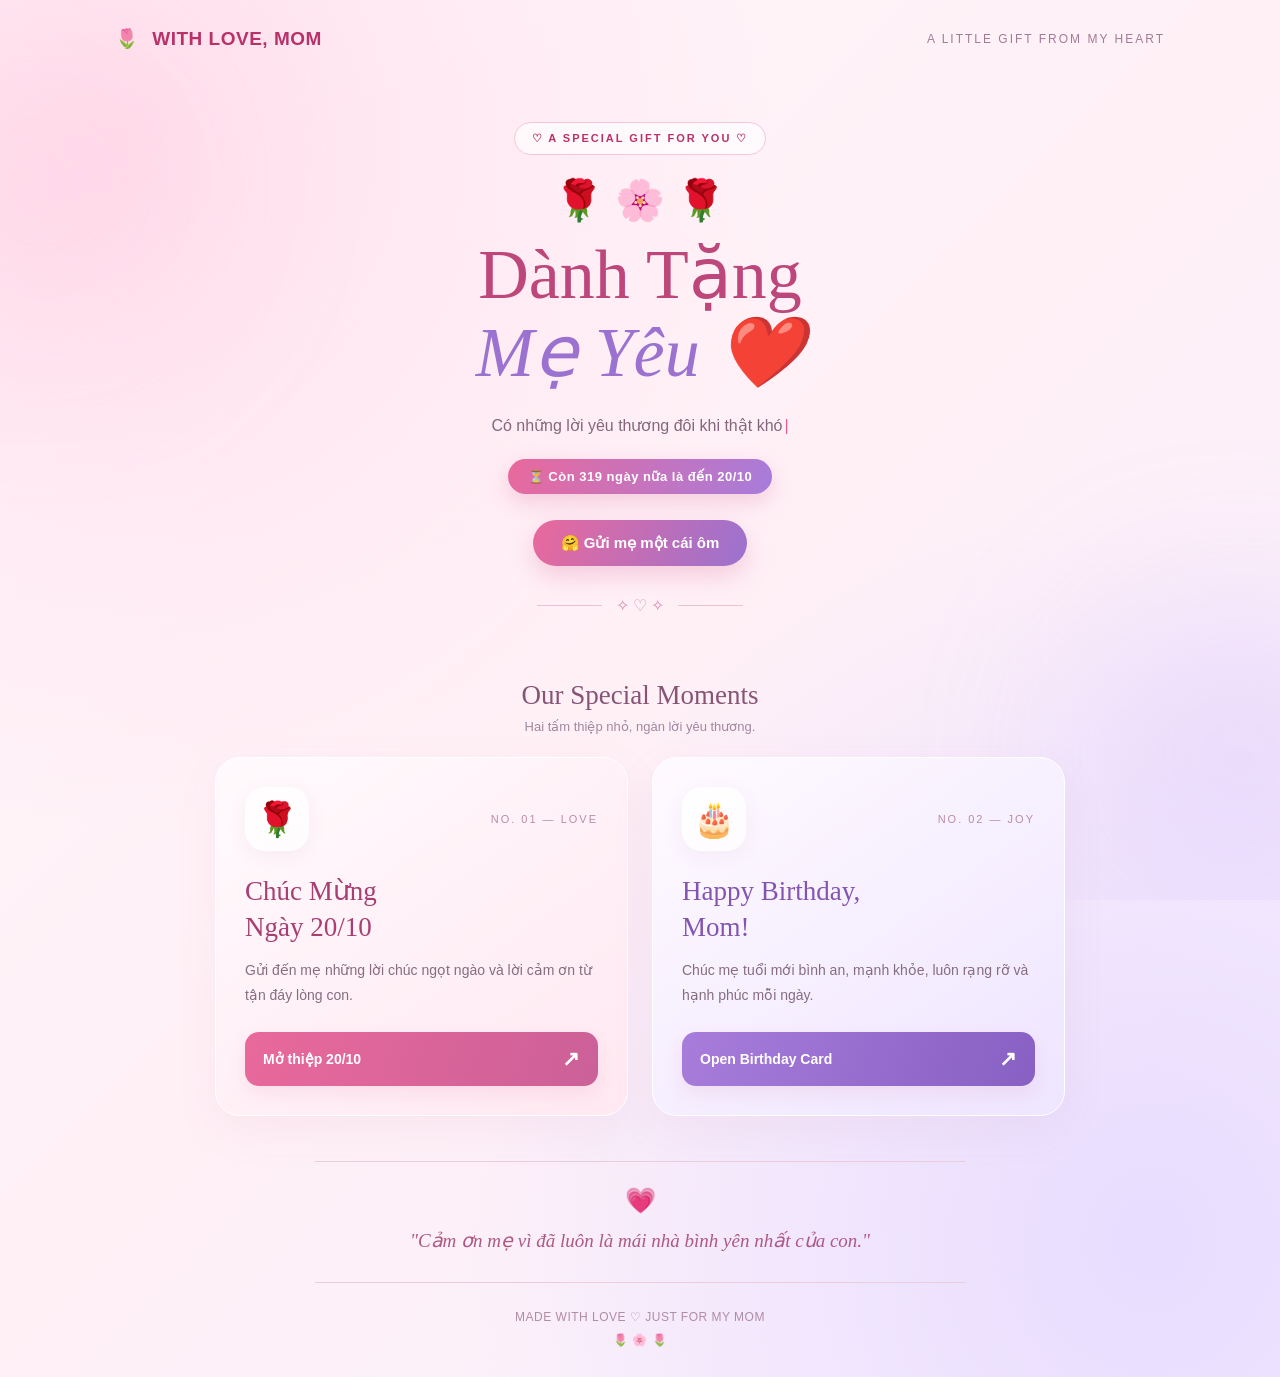
<file: index.html>
<!DOCTYPE html>
<html lang="vi">
<head>
    <meta charset="UTF-8">
    <meta name="viewport" content="width=device-width, initial-scale=1.0">
    <title>For My Mom | A Gift From My Heart</title>

    <style>
        * {
            margin: 0;
            padding: 0;
            box-sizing: border-box;
        }

        :root {
            --pink: #e85d91;
            --dark-pink: #b83269;
            --purple: #9b72cf;
            --text: #68465b;
        }

        body {
            min-height: 100vh;
            font-family: "Segoe UI", Arial, sans-serif;
            color: var(--text);
            background:
                radial-gradient(ellipse at 10% 10%, #ffe0ed 0, transparent 40%),
                radial-gradient(ellipse at 90% 90%, #e8dcff 0, transparent 42%),
                linear-gradient(135deg, #fff7fb, #fff0f6 50%, #f8f1ff);
            overflow-x: hidden;
        }

        .background-glow {
            position: fixed;
            inset: 0;
            pointer-events: none;
            overflow: hidden;
        }

        .glow {
            position: absolute;
            width: 280px;
            height: 280px;
            border-radius: 50%;
            background: #ffb9d5;
            filter: blur(100px);
            opacity: .3;
        }

        .glow.one {
            top: 5%;
            left: -100px;
        }

        .glow.two {
            bottom: 0;
            right: -100px;
            background: #c7a7ff;
        }

        .container {
            width: min(100% - 36px, 1050px);
            margin: auto;
            position: relative;
            z-index: 1;
        }

        header {
            display: flex;
            align-items: center;
            justify-content: space-between;
            padding: 27px 0;
        }

        .logo {
            color: var(--dark-pink);
            font-size: 19px;
            font-weight: 800;
            letter-spacing: .5px;
        }

        .logo span {
            margin-right: 7px;
        }

        .header-label {
            font-size: 12px;
            letter-spacing: 2px;
            color: #a17b97;
        }

        .hero {
            text-align: center;
            padding: 45px 0 35px;
            animation: fadeUp 1s ease both;
        }

        .eyebrow {
            display: inline-block;
            padding: 9px 17px;
            border: 1px solid #f4c4d9;
            border-radius: 30px;
            background: #ffffffa8;
            color: var(--dark-pink);
            font-size: 11px;
            font-weight: 700;
            letter-spacing: 2px;
        }

        .hero-flowers {
            font-size: 40px;
            margin: 22px 0 10px;
            animation: float 3s ease-in-out infinite;
        }

        h1 {
            font-family: Georgia, "Times New Roman", serif;
            font-size: clamp(38px, 7vw, 70px);
            line-height: 1.12;
            color: #bd477a;
            font-weight: 500;
            margin: 12px 0 18px;
        }

        h1 span {
            display: block;
            font-style: italic;
            color: #9b72cf;
        }

        .hero-description {
            max-width: 540px;
            margin: auto;
            font-size: 16px;
            line-height: 1.9;
            color: #85667d;
        }

        .divider {
            display: flex;
            align-items: center;
            justify-content: center;
            gap: 14px;
            margin: 30px 0;
            color: #d889ad;
        }

        .divider::before,
        .divider::after {
            content: "";
            width: 65px;
            height: 1px;
            background: #eac1d5;
        }

        .section-title {
            text-align: center;
            margin-bottom: 23px;
        }

        .section-title h2 {
            font-family: Georgia, serif;
            font-size: 27px;
            font-weight: 500;
            color: #875476;
        }

        .section-title p {
            margin-top: 8px;
            font-size: 13px;
            color: #a187a0;
        }

        .cards {
            display: grid;
            grid-template-columns: repeat(2, minmax(0, 1fr));
            gap: 24px;
            max-width: 850px;
            margin: 0 auto;
        }

        .card {
            position: relative;
            overflow: hidden;
            padding: 29px;
            border: 1px solid #ffffff;
            border-radius: 25px;
            background: #ffffffb8;
            box-shadow: 0 15px 45px #b65f8412;
            backdrop-filter: blur(12px);
            transition: transform .3s, box-shadow .3s;
            animation: fadeUp .8s ease both;
        }

        .card:nth-child(2) {
            animation-delay: .15s;
        }

        .card:hover {
            transform: translateY(-7px);
            box-shadow: 0 22px 45px #b65f8424;
        }

        .card-october {
            background: linear-gradient(145deg, #fffafd, #ffe8f1);
        }

        .card-birthday {
            background: linear-gradient(145deg, #fffaff, #eee5ff);
        }

        .card-top {
            display: flex;
            align-items: center;
            justify-content: space-between;
            margin-bottom: 22px;
        }

        .card-icon {
            width: 64px;
            height: 64px;
            display: grid;
            place-items: center;
            border-radius: 20px;
            font-size: 34px;
            background: #ffffffbd;
            box-shadow: 0 5px 20px #8c528310;
        }

        .card-number {
            font-size: 11px;
            letter-spacing: 2px;
            color: #b98ba8;
        }

        .card h3 {
            font-family: Georgia, serif;
            font-size: 27px;
            line-height: 1.35;
            font-weight: 500;
            margin-bottom: 12px;
            color: #a83e72;
        }

        .card-birthday h3 {
            color: #8355b1;
        }

        .card p {
            font-size: 14px;
            line-height: 1.8;
            color: #866d80;
            min-height: 50px;
        }

        .open-button {
            display: flex;
            align-items: center;
            justify-content: space-between;
            gap: 12px;
            margin-top: 24px;
            padding: 15px 18px;
            border-radius: 14px;
            color: white;
            background: linear-gradient(110deg, #e9699c, #cb6098);
            text-decoration: none;
            font-size: 14px;
            font-weight: 700;
            box-shadow: 0 7px 18px #d85f941e;
            transition: filter .2s, transform .2s;
        }

        .card-birthday .open-button {
            background: linear-gradient(110deg, #a77cdb, #8860c3);
        }

        .open-button:hover {
            filter: brightness(1.06);
            transform: scale(1.02);
        }

        .arrow {
            font-size: 21px;
        }

        .love-note {
            max-width: 650px;
            margin: 45px auto 0;
            padding: 24px 20px;
            text-align: center;
            border-top: 1px solid #eacddd;
            border-bottom: 1px solid #eacddd;
        }

        .love-note .heart {
            font-size: 25px;
            margin-bottom: 10px;
        }

        .love-note p {
            font-family: Georgia, serif;
            font-size: 19px;
            font-style: italic;
            line-height: 1.7;
            color: #ad5985;
        }

        footer {
            text-align: center;
            padding: 27px 0 30px;
            color: #b18ca6;
            font-size: 12px;
            letter-spacing: .5px;
        }

        .petal {
            position: fixed;
            top: -40px;
            z-index: 0;
            pointer-events: none;
            animation: falling linear forwards;
        }

        /* ===== Hiệu ứng mới ===== */
        .today-banner {
            display: inline-block;
            margin-top: 18px;
            padding: 10px 20px;
            border-radius: 30px;
            background: linear-gradient(110deg, #e9699c, #a77cdb);
            color: #fff;
            font-size: 13px;
            font-weight: 700;
            letter-spacing: .5px;
            box-shadow: 0 8px 22px #d85f9440;
            animation: pulse 2s ease-in-out infinite;
        }

        .typewriter-cursor::after {
            content: "|";
            margin-left: 2px;
            color: var(--pink);
            animation: blink .8s steps(1) infinite;
        }

        .hug-button {
            margin-top: 26px;
            padding: 14px 28px;
            border: none;
            border-radius: 40px;
            cursor: pointer;
            font-size: 15px;
            font-weight: 700;
            color: #fff;
            background: linear-gradient(110deg, #e9699c, #9b72cf);
            box-shadow: 0 10px 25px #d85f9440;
            transition: transform .2s, filter .2s;
        }

        .hug-button:hover { transform: scale(1.06); filter: brightness(1.08); }
        .hug-button:active { transform: scale(.96); }

        .card { transform-style: preserve-3d; will-change: transform; }

        .love-note p { transition: opacity .6s ease; }
        .love-note p.fade { opacity: 0; }

        .fx {
            position: fixed;
            pointer-events: none;
            z-index: 50;
            user-select: none;
        }

        .burst { animation: burst 1s ease-out forwards; }
        .sparkle { animation: sparkle .8s ease-out forwards; }
        .balloon { animation: rise linear forwards; z-index: 0; }
        .rain { animation: falling linear forwards; }

        @keyframes pulse {
            0%, 100% { transform: scale(1); }
            50% { transform: scale(1.05); }
        }

        @keyframes blink { 50% { opacity: 0; } }

        @keyframes burst {
            from { transform: translate(-50%, -50%) scale(.4); opacity: 1; }
            to {
                transform: translate(calc(-50% + var(--dx)), calc(-50% + var(--dy))) scale(1.3) rotate(var(--rot));
                opacity: 0;
            }
        }

        @keyframes sparkle {
            from { transform: translate(-50%, -50%) scale(1); opacity: .9; }
            to { transform: translate(-50%, calc(-50% + 22px)) scale(.2); opacity: 0; }
        }

        @keyframes rise {
            from { transform: translateY(0) translateX(0); opacity: .85; }
            50% { transform: translateY(-60vh) translateX(22px); }
            to { transform: translateY(-120vh) translateX(-12px); opacity: 0; }
        }

        @keyframes fadeUp {
            from {
                opacity: 0;
                transform: translateY(22px);
            }
            to {
                opacity: 1;
                transform: translateY(0);
            }
        }

        @keyframes float {
            0%, 100% { transform: translateY(0); }
            50% { transform: translateY(-9px); }
        }

        @keyframes falling {
            to {
                transform: translateY(110vh) rotate(300deg);
                opacity: 0;
            }
        }

        @media (max-width: 650px) {
            header {
                padding: 20px 0;
            }

            .header-label {
                font-size: 9px;
                letter-spacing: 1px;
            }

            .hero {
                padding: 40px 0 25px;
            }

            .hero-description {
                font-size: 14px;
            }

            .cards {
                grid-template-columns: 1fr;
                gap: 18px;
            }

            .card {
                padding: 24px;
            }

            .card h3 {
                font-size: 25px;
            }

            .love-note p {
                font-size: 17px;
            }
        }

        @media (prefers-reduced-motion: reduce) {
            *, *::before, *::after {
                animation-duration: .01ms !important;
                animation-iteration-count: 1 !important;
                transition-duration: .01ms !important;
            }
        }
    </style>
</head>

<body>
    <div class="background-glow">
        <div class="glow one"></div>
        <div class="glow two"></div>
    </div>

    <div class="container">
        <header>
            <div class="logo"><span>🌷</span> WITH LOVE, MOM</div>
            <div class="header-label">A LITTLE GIFT FROM MY HEART</div>
        </header>

        <main>
            <section class="hero">
                <div class="eyebrow">♡ A SPECIAL GIFT FOR YOU ♡</div>

                <div class="hero-flowers">🌹 🌸 🌹</div>

                <h1>
                    Dành Tặng
                    <span>Mẹ Yêu ❤️</span>
                </h1>

                <p class="hero-description" id="typewriter"
                   data-text="Có những lời yêu thương đôi khi thật khó nói thành lời. Con đã chuẩn bị một món quà nhỏ dành riêng cho mẹ. Mẹ hãy chọn một tấm thiệp nhé!">
                    Có những lời yêu thương đôi khi thật khó nói thành lời.
                    Con đã chuẩn bị một món quà nhỏ dành riêng cho mẹ.
                    Mẹ hãy chọn một tấm thiệp nhé!
                </p>

                <div class="today-banner" id="todayBanner"></div>
                <br>
                <button class="hug-button" id="hugBtn" type="button">🤗 Gửi mẹ một cái ôm</button>

                <div class="divider">✧ ♡ ✧</div>
            </section>

            <section>
                <div class="section-title">
                    <h2>Our Special Moments</h2>
                    <p>Hai tấm thiệp nhỏ, ngàn lời yêu thương.</p>
                </div>

                <div class="cards">
                    <article class="card card-october">
                        <div class="card-top">
                            <div class="card-icon">🌹</div>
                            <div class="card-number">NO. 01 — LOVE</div>
                        </div>

                        <h3>Chúc Mừng<br>Ngày 20/10</h3>

                        <p>
                            Gửi đến mẹ những lời chúc ngọt ngào
                            và lời cảm ơn từ tận đáy lòng con.
                        </p>

                        <a class="open-button" href="20-10.html">
                            <span>Mở thiệp 20/10</span>
                            <span class="arrow">↗</span>
                        </a>
                    </article>

                    <article class="card card-birthday">
                        <div class="card-top">
                            <div class="card-icon">🎂</div>
                            <div class="card-number">NO. 02 — JOY</div>
                        </div>

                        <h3>Happy Birthday,<br>Mom!</h3>

                        <p>
                            Chúc mẹ tuổi mới bình an, mạnh khỏe,
                            luôn rạng rỡ và hạnh phúc mỗi ngày.
                        </p>

                        <a class="open-button" href="birthday_new.html">
                            <span>Open Birthday Card</span>
                            <span class="arrow">↗</span>
                        </a>
                    </article>
                </div>
            </section>

            <section class="love-note">
                <div class="heart">💗</div>
                <p>
                    "Cảm ơn mẹ vì đã luôn là mái nhà
                    bình yên nhất của con."
                </p>
            </section>
        </main>

        <footer>
            MADE WITH LOVE ♡ JUST FOR MY MOM
            <div style="margin-top: 9px;">🌷 🌸 🌷</div>
        </footer>
    </div>

    <script>
        const reduceMotion = window.matchMedia("(prefers-reduced-motion: reduce)").matches;
        const rand = (a, b) => a + Math.random() * (b - a);

        /* 1. Banner ngày 20/10 / đếm ngược */
        (function () {
            const el = document.getElementById("todayBanner");
            const now = new Date();
            let target = new Date(now.getFullYear(), 9, 20);
            const isToday = now.getMonth() === 9 && now.getDate() === 20;
            if (isToday) {
                el.textContent = "🎉 Hôm nay là 20/10 — chúc mẹ một ngày thật vui!";
            } else {
                if (now > target) target = new Date(now.getFullYear() + 1, 9, 20);
                const days = Math.ceil((target - now) / 86400000);
                el.textContent = "⏳ Còn " + days + " ngày nữa là đến 20/10";
            }
        })();

        /* 2. Chữ chạy */
        (function () {
            const el = document.getElementById("typewriter");
            const text = el.dataset.text;
            if (reduceMotion) return;
            el.textContent = "";
            el.classList.add("typewriter-cursor");
            let i = 0;
            const timer = setInterval(() => {
                el.textContent = text.slice(0, ++i);
                if (i >= text.length) {
                    clearInterval(timer);
                    setTimeout(() => el.classList.remove("typewriter-cursor"), 1500);
                }
            }, 35);
        })();

        /* 3. Tim/hoa nổ tung */
        function burstAt(x, y, count = 12) {
            const icons = ["💖", "🌸", "🌹", "✨", "💕", "🌷"];
            for (let i = 0; i < count; i++) {
                const s = document.createElement("span");
                const angle = (Math.PI * 2 * i) / count + rand(-.3, .3);
                const dist = rand(60, 140);
                s.className = "fx burst";
                s.textContent = icons[Math.floor(Math.random() * icons.length)];
                s.style.left = x + "px";
                s.style.top = y + "px";
                s.style.fontSize = rand(16, 28) + "px";
                s.style.setProperty("--dx", Math.cos(angle) * dist + "px");
                s.style.setProperty("--dy", Math.sin(angle) * dist + "px");
                s.style.setProperty("--rot", rand(-120, 120) + "deg");
                document.body.appendChild(s);
                setTimeout(() => s.remove(), 1000);
            }
        }

        if (!reduceMotion) {
            document.addEventListener("click", (e) => {
                if (e.target.closest("#hugBtn")) return;
                burstAt(e.clientX, e.clientY);
            });

            /* 4. Vệt lấp lánh theo chuột */
            let lastSpark = 0;
            document.addEventListener("pointermove", (e) => {
                if (e.pointerType === "touch") return;
                const t = Date.now();
                if (t - lastSpark < 70) return;
                lastSpark = t;
                const s = document.createElement("span");
                s.className = "fx sparkle";
                s.textContent = ["✨", "💗", "✦"][Math.floor(Math.random() * 3)];
                s.style.left = e.clientX + "px";
                s.style.top = e.clientY + "px";
                s.style.fontSize = rand(10, 18) + "px";
                document.body.appendChild(s);
                setTimeout(() => s.remove(), 800);
            });

            /* 5. Nghiêng thẻ 3D */
            document.querySelectorAll(".card").forEach((card) => {
                card.addEventListener("pointermove", (e) => {
                    if (e.pointerType === "touch") return;
                    const r = card.getBoundingClientRect();
                    const px = (e.clientX - r.left) / r.width - .5;
                    const py = (e.clientY - r.top) / r.height - .5;
                    card.style.transform =
                        "perspective(800px) rotateX(" + (-py * 8) + "deg) rotateY(" + (px * 8) + "deg) translateY(-7px)";
                });
                card.addEventListener("pointerleave", () => { card.style.transform = ""; });
            });

            /* 6. Bóng bay bay lên */
            const balloons = ["🎈", "🎈", "🎀", "🎊"];
            function createBalloon() {
                const b = document.createElement("span");
                b.className = "fx balloon";
                b.textContent = balloons[Math.floor(Math.random() * balloons.length)];
                b.style.left = rand(2, 95) + "vw";
                b.style.bottom = "-60px";
                b.style.fontSize = rand(26, 44) + "px";
                b.style.animationDuration = rand(10, 16) + "s";
                document.body.appendChild(b);
                setTimeout(() => b.remove(), 16500);
            }
            setInterval(createBalloon, 3500);
        }

        /* 7. Nút gửi cái ôm: mưa tim */
        document.getElementById("hugBtn").addEventListener("click", (e) => {
            const btn = e.currentTarget;
            const r = btn.getBoundingClientRect();
            btn.textContent = "💞 Con yêu mẹ nhiều lắm!";
            setTimeout(() => { btn.textContent = "🤗 Gửi mẹ một cái ôm"; }, 3000);
            burstAt(r.left + r.width / 2, r.top + r.height / 2, 20);
            if (reduceMotion) return;
            for (let i = 0; i < 35; i++) {
                setTimeout(() => {
                    const h = document.createElement("span");
                    h.className = "fx rain";
                    h.textContent = ["💖", "💗", "💕", "🌹"][Math.floor(Math.random() * 4)];
                    h.style.left = rand(0, 98) + "vw";
                    h.style.top = "-40px";
                    h.style.fontSize = rand(18, 34) + "px";
                    h.style.animationDuration = rand(3, 6) + "s";
                    document.body.appendChild(h);
                    setTimeout(() => h.remove(), 6500);
                }, i * 90);
            }
        });

        /* 8. Lời chúc xoay vòng */
        (function () {
            const messages = [
                "\"Cảm ơn mẹ vì đã luôn là mái nhà bình yên nhất của con.\"",
                "\"Mẹ ơi, con chúc mẹ luôn xinh đẹp, khỏe mạnh và thật nhiều niềm vui.\"",
                "\"Mỗi ngày bên mẹ đều là một món quà quý giá với con.\"",
                "\"Mẹ là người phụ nữ tuyệt vời nhất trên đời này.\"",
                "\"Dù con lớn đến đâu, con vẫn luôn cần vòng tay của mẹ.\""
            ];
            const p = document.querySelector(".love-note p");
            let idx = 0;
            setInterval(() => {
                p.classList.add("fade");
                setTimeout(() => {
                    idx = (idx + 1) % messages.length;
                    p.textContent = messages[idx];
                    p.classList.remove("fade");
                }, 600);
            }, 5000);
        })();

        const petals = ["🌸", "🌹", "💕"];

        function createPetal() {
            const petal = document.createElement("span");
            petal.className = "petal";
            petal.textContent =
                petals[Math.floor(Math.random() * petals.length)];

            petal.style.left = Math.random() * 100 + "vw";
            petal.style.fontSize = (14 + Math.random() * 12) + "px";
            petal.style.opacity = 0.3 + Math.random() * 0.5;
            petal.style.animationDuration = (8 + Math.random() * 7) + "s";

            document.body.appendChild(petal);

            setTimeout(() => petal.remove(), 16000);
        }

        if (!window.matchMedia("(prefers-reduced-motion: reduce)").matches) {
            setInterval(createPetal, 1300);
        }
    </script>
</body>
</html>
</file>
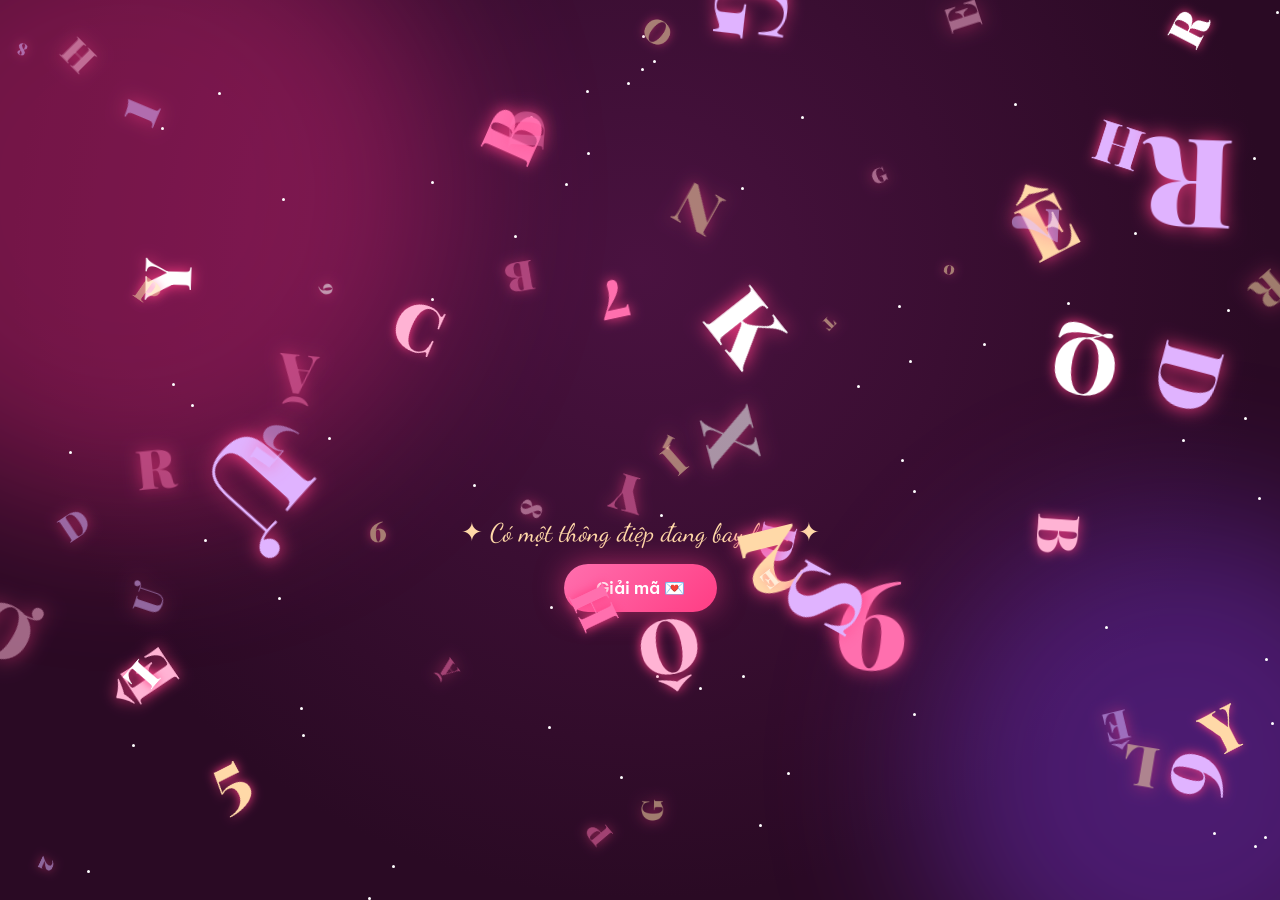
<file: 20-10.html>
<!doctype html>
<html lang="vi">
  <head>
    <meta charset="UTF-8" />
    <meta
      name="viewport"
      content="width=device-width, initial-scale=1, viewport-fit=cover"
    />
    <title>Gửi mẹ Nguyễn Thi Nga 20-10 && Happy Birthday 💖</title>
    <link
      href="https://fonts.googleapis.com/css2?family=Playfair+Display:wght@700;900&family=Dancing+Script:wght@600&family=Be+Vietnam+Pro:wght@300;400;600&display=swap&subset=vietnamese"
      rel="stylesheet"
    />
    <style>
      :root {
        --pink: #ff6fae;
        --rose: #ff3d84;
        --gold: #ffd9a8;
        --text: #fff1f6;
        --serif: "Playfair Display", "Times New Roman", Georgia, serif;
        --script: "Dancing Script", "Segoe Script", "Brush Script MT", cursive;
        --sans: "Be Vietnam Pro", "Segoe UI", Roboto, Arial, sans-serif;
        box-sizing: border-box;
        padding-top: env(safe-area-inset-top, 0px);
        padding-bottom: env(safe-area-inset-bottom, 0px);
      }
      html,
      body {
        height: 100%;
        margin: 0;
        overflow: hidden;
      }
      body {
        background: radial-gradient(circle at 50% 30%, #4a1240, #2a0a24 70%);
        color: var(--text);
        font-family: var(--sans);
      }
      .glow {
        position: fixed;
        border-radius: 50%;
        filter: blur(80px);
        opacity: 0.35;
        pointer-events: none;
      }
      .g1 {
        width: 50vmax;
        height: 50vmax;
        background: #ff2d8a;
        left: -15vmax;
        top: -10vmax;
      }
      .g2 {
        width: 40vmax;
        height: 40vmax;
        background: #8a3dff;
        right: -12vmax;
        bottom: -10vmax;
      }
      .star {
        position: fixed;
        width: 3px;
        height: 3px;
        border-radius: 50%;
        background: #fff;
        animation: tw 3s infinite alternate;
        pointer-events: none;
      }
      @keyframes tw {
        from {
          opacity: 0.1;
        }
        to {
          opacity: 0.9;
          box-shadow: 0 0 8px #fff;
        }
      }
      #stage {
        position: fixed;
        inset: 0;
        display: flex;
        flex-direction: column;
        align-items: center;
        justify-content: center;
        gap: 1rem;
        transition:
          opacity 1s,
          transform 1s;
        z-index: 2;
      }
      #stage.hide {
        opacity: 0;
        transform: scale(0.92);
        pointer-events: none;
      }
      .line {
        display: flex;
        flex-wrap: wrap;
        justify-content: center;
        font-family: var(--serif);
        font-weight: 900;
        line-height: 1.15;
      }
      .l1 {
        font-size: clamp(1.9rem, 8.5vw, 4rem);
        color: #fff;
      }
      .l2 {
        font-size: clamp(2.6rem, 12vw, 5.8rem);
        color: var(--pink);
        text-shadow: 0 0 30px var(--rose);
      }
      .slot {
        display: inline-block;
        opacity: 0;
        min-width: 0.05em;
      }
      .slot.sp {
        min-width: 0.35em;
      }
      .slot.ok {
        opacity: 1;
        animation: pop 0.6s;
      }
      @keyframes pop {
        0% {
          transform: scale(1.6);
          filter: brightness(2.5);
        }
        100% {
          transform: none;
          filter: none;
        }
      }
      .fly {
        position: fixed;
        left: 0;
        top: 0;
        z-index: 3;
        pointer-events: none;
        font-family: var(--serif);
        font-weight: 900;
        color: #ffb3d4;
        text-shadow: 0 0 14px var(--rose);
        will-change: transform;
        transition: opacity 1s;
      }
      #hint {
        font-family: var(--script);
        font-size: 1.6rem;
        color: var(--gold);
        animation: pulse 1.6s infinite;
        margin-top: 1rem;
        text-align: center;
        padding: 0 1rem;
      }
      @keyframes pulse {
        50% {
          opacity: 0.5;
          transform: scale(1.05);
        }
      }
      #btn,
      .b2 {
        padding: 0.85rem 2rem;
        border: 0;
        border-radius: 99px;
        font: 600 1.05rem var(--sans);
        color: #fff;
        cursor: pointer;
        background: linear-gradient(135deg, #ff6fae, #ff3d84);
        box-shadow: 0 0 28px rgba(255, 61, 132, 0.55);
        transition: transform 0.2s;
        z-index: 5;
      }
      #btn:hover,
      .b2:hover {
        transform: scale(1.07);
      }
      .b2.ghost {
        background: rgba(255, 255, 255, 0.1);
        box-shadow: none;
        border: 1px solid rgba(255, 182, 213, 0.5);
      }
      #card {
        position: fixed;
        inset: 0;
        display: flex;
        justify-content: center;
        align-items: flex-start;
        padding: 1rem;
        z-index: 4;
        opacity: 0;
        pointer-events: none;
        transition: opacity 1.2s;
        overflow-y: auto;
      }
      #card.show {
        opacity: 1;
        pointer-events: auto;
      }
      .box {
        position: relative;
        margin: auto;
        max-width: 420px;
        width: 100%;
        text-align: center;
        padding: 1.5rem 1.1rem 1.1rem;
        border-radius: 24px;
        background: linear-gradient(
          160deg,
          rgba(255, 255, 255, 0.13),
          rgba(255, 255, 255, 0.04)
        );
        border: 1px solid rgba(255, 182, 213, 0.4);
        backdrop-filter: blur(16px);
        -webkit-backdrop-filter: blur(16px);
        box-shadow:
          0 25px 90px rgba(255, 61, 132, 0.35),
          inset 0 0 40px rgba(255, 150, 200, 0.08);
        transform: scale(0.85) translateY(30px);
        transition: transform 1.2s cubic-bezier(0.2, 1.3, 0.3, 1);
      }
      #card.show .box {
        transform: none;
      }
      .badge {
        display: inline-block;
        padding: 0.25rem 0.8rem;
        border-radius: 99px;
        font-size: 0.66rem;
        letter-spacing: 0.18em;
        text-transform: uppercase;
        color: #4a1240;
        font-weight: 600;
        background: linear-gradient(90deg, #ffd9a8, #ffb3d4);
        box-shadow: 0 0 20px rgba(255, 217, 168, 0.5);
      }
      .big {
        font-size: 2.1rem;
        margin: 0.4rem 0 0;
        animation: beat 1.2s infinite;
      }
      @keyframes beat {
        15% {
          transform: scale(1.25);
        }
        30% {
          transform: scale(1);
        }
        45% {
          transform: scale(1.18);
        }
      }
      .t1 {
        font-family: var(--script);
        font-size: 1.25rem;
        color: var(--gold);
        margin: 0;
      }
      .t2 {
        font-family: var(--serif);
        font-size: clamp(1.7rem, 8vw, 2.4rem);
        margin: 0 0 0.2rem;
        background: linear-gradient(
          90deg,
          #ff9ec8,
          #fff,
          #ffd9a8,
          #ff6fae,
          #ff9ec8
        );
        background-size: 250% 100%;
        -webkit-background-clip: text;
        background-clip: text;
        color: transparent;
        animation: sh 5s linear infinite;
      }
      @keyframes sh {
        to {
          background-position: -250% 0;
        }
      }
      .orn {
        display: flex;
        align-items: center;
        gap: 0.6rem;
        justify-content: center;
        color: var(--pink);
        margin: 0.4rem 0 1rem;
      }
      .orn:before,
      .orn:after {
        content: "";
        height: 1px;
        width: 22%;
        background: linear-gradient(90deg, transparent, var(--pink));
      }
      .orn:after {
        transform: scaleX(-1);
      }
      #msg {
        font-weight: 300;
        font-size: 0.88rem;
        line-height: 1.7;
        min-height: 6.4em;
        margin: 0 0.3rem;
      }
      .wishes {
        display: grid;
        grid-template-columns: 1fr 1fr;
        gap: 0.45rem;
        margin: 0.8rem 0;
      }
      .w {
        padding: 0.55rem 0.45rem;
        border-radius: 14px;
        background: rgba(255, 255, 255, 0.07);
        border: 1px solid rgba(255, 182, 213, 0.25);
        opacity: 0;
        transform: translateY(20px) scale(0.9);
        transition: all 0.8s cubic-bezier(0.2, 1.4, 0.3, 1);
      }
      .w.on {
        opacity: 1;
        transform: none;
      }
      .w i {
        font-style: normal;
        font-size: 1.2rem;
        display: block;
      }
      .w b {
        display: block;
        font-family: var(--serif);
        font-size: 0.82rem;
        color: #ffc2dc;
        margin: 0.2rem 0;
      }
      .w span {
        font-size: 0.68rem;
        font-weight: 300;
        opacity: 0.85;
        line-height: 1.5;
        display: block;
      }
      .quote {
        font-family: var(--script);
        font-size: 1.1rem;
        color: var(--gold);
        line-height: 1.5;
        opacity: 0;
        transition: opacity 1.2s;
      }
      .sign {
        font-family: var(--script);
        font-size: 1.2rem;
        color: var(--pink);
        margin: 0.4rem 0 0.3rem;
        opacity: 0;
        transition: opacity 1.2s;
      }
      .on2 {
        opacity: 1;
      }
      .btns {
        display: flex;
        gap: 0.7rem;
        justify-content: center;
        flex-wrap: wrap;
        opacity: 0;
        transition: opacity 1s;
      }
      .heart {
        position: fixed;
        bottom: -50px;
        z-index: 1;
        pointer-events: none;
        animation: up linear forwards;
        filter: drop-shadow(0 0 8px rgba(255, 61, 132, 0.7));
      }
      @keyframes up {
        to {
          transform: translate(var(--dx), -115vh) rotate(var(--rot));
          opacity: 0;
        }
      }
      .burst {
        position: fixed;
        z-index: 9;
        pointer-events: none;
        animation: bst 0.9s ease-out forwards;
      }
      @keyframes bst {
        to {
          transform: translate(var(--bx), var(--by)) scale(0.3);
          opacity: 0;
        }
      }
      * {
        cursor: none !important;
      }
      #cur {
        position: fixed;
        left: 0;
        top: 0;
        z-index: 99;
        pointer-events: none;
        font-size: 26px;
        color: #ff3d84;
        text-shadow:
          0 0 12px #ff3d84,
          0 0 28px #ff6fae;
        opacity: 0;
        transition: opacity 0.3s;
      }
      #cur span {
        display: inline-block;
        animation: beat 1.2s infinite;
      }
      .trail {
        position: fixed;
        z-index: 98;
        pointer-events: none;
        color: #ff6fae;
        transform: translate(-50%, -50%);
        animation: tr 1.1s ease-out forwards;
        text-shadow: 0 0 8px rgba(255, 61, 132, 0.8);
      }
      @keyframes tr {
        to {
          transform: translate(calc(-50% + var(--tx)), -90px) scale(0.4);
          opacity: 0;
        }
      }
      .btns small {
        font-size: 0.7rem;
        opacity: 0.65;
        letter-spacing: 0.06em;
        font-weight: 300;
      }
    </style>
  </head>
  <body>
    <div class="glow g1"></div>
    <div class="glow g2"></div>

    <div id="stage">
      <div class="line l1" id="l1"></div>
      <div class="line l2" id="l2"></div>
      <div id="hint">✦ Có một thông điệp đang bay lạc... ✦</div>
      <button id="btn">Giải mã 💌</button>
    </div>

    <div id="card">
      <div class="box">
        <span class="badge">20 · 10 &nbsp;Ngày Phụ nữ Việt Nam</span>
        <div class="big">💖</div>
        <p class="t1">Gửi riêng cho</p>
        <h1 class="t2" id="name"></h1>
        <div class="orn">❀ ❤ ❀</div>
        <div id="msg"></div>
        <div class="wishes" id="wishes"></div>
        <div class="quote" id="quote"></div>
        <div class="sign" id="sign"></div>
        <div class="btns" id="btns">
          <small>nhấn phím Space để thả thêm tim ♡</small>
        </div>
      </div>
    </div>

    <script>
      const CFG = {
        l1: "CHÚC MỪNG 20/10",
        l2: "Nguyễn Thi Nga",
        name: "Nguyễn Thị Nga",
        intro:
          "Nhân ngày 20/10, chúc mẹ luôn xinh đẹp, rạng rỡ như đóa hồng đầu mùa. Mong mỗi ngày của mẹ đều ngập tràn tiếng cười và thật nhiều yêu thương. 🌸",
        wishes: [
          ["🌸", "Luôn xinh đẹp", "Rạng rỡ từ nụ cười đến trái tim."],
          ["💖", "Thật hạnh phúc", "Mỗi ngày đều có một niềm vui nhỏ."],
          ["✨", "Bình yên", "Nhẹ nhàng giữa mọi bộn bề."],
          ["🌹", "Được yêu thương", "Nhiều hơn bạn có thể đếm hết."],
        ],
        quote:
          "Cảm ơn mẹ vì đã xuất hiện và làm thế giới này dịu dàng hơn rất nhiều.",
        sign: "— Một người luôn nghĩ đến mẹ 🌹",
      };
      const POOL = "ABCDEFGHIKLMNOPQRSTUVXYĂÂÊÔƠƯ0123456789";
      const rnd = (a) =>
        Array.isArray(a) || typeof a === "string"
          ? a[Math.floor(Math.random() * a.length)]
          : 0;
      const R = (a, b) => Math.random() * (b - a) + a;
      const $ = (id) => document.getElementById(id);

      for (let i = 0; i < 60; i++) {
        const s = document.createElement("div");
        s.className = "star";
        s.style.cssText = `left:${R(0, 100)}vw;top:${R(0, 100)}vh;animation-delay:${R(0, 3)}s`;
        document.body.appendChild(s);
      }

      $("name").textContent = CFG.name;
      $("sign").textContent = CFG.sign;
      $("quote").textContent = CFG.quote;
      $("wishes").innerHTML = CFG.wishes
        .map(
          (w) =>
            `<div class="w"><i>${w[0]}</i><b>${w[1]}</b><span>${w[2]}</span></div>`,
        )
        .join("");

      const flyers = [];
      let W = innerWidth,
        H = innerHeight,
        decoding = false,
        landed = 0,
        total = 0;
      function build(el, text, cls) {
        [...text].forEach((c) => {
          const s = document.createElement("span");
          s.className = "slot" + (c === " " ? " sp" : "");
          s.textContent = c === " " ? "\u00a0" : c;
          el.appendChild(s);
          if (c !== " ") flyers.push({ slot: s, c, cls, real: true });
        });
      }
      build($("l1"), CFG.l1, "l1");
      build($("l2"), CFG.l2, "l2");
      total = flyers.length;

      function init() {
        // chữ thật
        flyers.forEach((f) =>
          mk(f, parseFloat(getComputedStyle(f.slot).fontSize)),
        );
        // chữ gây nhiễu bay lung tung
        for (let i = 0; i < 34; i++) {
          const f = { real: false, c: "", cls: "" };
          flyers.push(f);
          mk(f, R(18, 56));
        }
        requestAnimationFrame(tick);
      }
      function mk(f, size) {
        const e = document.createElement("div");
        e.className = "fly";
        e.style.fontSize = size + "px";
        e.style.opacity = f.real ? 1 : 0.55;
        e.style.color = rnd([
          "#ffb3d4",
          "#ff6fae",
          "#ffd9a8",
          "#e0b3ff",
          "#fff",
        ]);
        e.textContent = rnd(POOL);
        document.body.appendChild(e);
        Object.assign(f, {
          el: e,
          x: R(0, W),
          y: R(0, H),
          vx: R(-2.6, 2.6),
          vy: R(-2.6, 2.6),
          rot: R(0, 360),
          vr: R(-4, 4),
          t: R(0, 6),
          sc: 1,
          state: "fly",
        });
      }
      function tick() {
        flyers.forEach((f) => {
          if (f.state === "done" || !f.el) return;
          if (f.state === "fly") {
            f.vx += R(-0.12, 0.12);
            f.vy += R(-0.12, 0.12);
            const m = Math.hypot(f.vx, f.vy),
              mx = 3.2;
            if (m > mx) {
              f.vx *= mx / m;
              f.vy *= mx / m;
            }
            f.x += f.vx;
            f.y += f.vy;
            f.rot += f.vr;
            f.t += 0.04;
            f.sc = 1 + Math.sin(f.t) * 0.35;
            if (f.x < 0 || f.x > W) f.vx *= -1;
            if (f.y < 0 || f.y > H) f.vy *= -1;
            f.x = Math.max(-10, Math.min(W + 10, f.x));
            f.y = Math.max(-10, Math.min(H + 10, f.y));
          } else {
            const k = 0.075;
            f.x += (f.tx - f.x) * k;
            f.y += (f.ty - f.y) * k;
            f.rot += (0 - f.rot) * k;
            f.sc += (1 - f.sc) * k;
            if (Math.hypot(f.tx - f.x, f.ty - f.y) < 1.2 && Math.abs(f.rot) < 1)
              land(f);
          }
          f.el.style.transform = `translate(${f.x}px,${f.y}px) translate(-50%,-50%) rotate(${f.rot}deg) scale(${f.sc})`;
        });
        requestAnimationFrame(tick);
      }
      function land(f) {
        f.state = "done";
        f.el.remove();
        f.slot.classList.add("ok");
        sparkle(f.slot);
        if (++landed === total) {
          $("hint").textContent = "Giải mã thành công 💖";
          heartStorm();
          setTimeout(showCard, 1800);
        }
      }
      setInterval(
        () =>
          flyers.forEach((f) => {
            if (f.el && f.state !== "done" && Math.random() < 0.4)
              f.el.textContent = rnd(POOL);
          }),
        150,
      );

      function decode() {
        if (decoding) return;
        decoding = true;
        $("btn").style.display = "none";
        $("hint").textContent = "Các chữ cái đang tìm về nhau... ✨";
        let i = 0;
        flyers.forEach((f) => {
          if (f.real) {
            setTimeout(
              () => {
                const r = f.slot.getBoundingClientRect();
                f.tx = r.left + r.width / 2;
                f.ty = r.top + r.height / 2;
                f.rot = (((f.rot % 360) + 540) % 360) - 180;
                f.state = "go";
                f.el.textContent = f.c;
              },
              600 + i++ * 160,
            );
          } else {
            setTimeout(
              () => {
                f.el.style.opacity = 0;
              },
              500 + R(0, 1500),
            );
            setTimeout(() => {
              f.state = "done";
              f.el.remove();
            }, 2600);
          }
        });
      }
      $("btn").onclick = decode;
      $("stage").addEventListener("click", (e) => {
        if (e.target.id !== "btn") decode();
      });
      addEventListener("resize", () => {
        W = innerWidth;
        H = innerHeight;
      });
      (document.fonts && document.fonts.ready
        ? document.fonts.ready
        : Promise.resolve()
      ).then(init);

      function sparkle(el) {
        const r = el.getBoundingClientRect();
        for (let i = 0; i < 4; i++)
          burst(r.left + r.width / 2, r.top + r.height / 2, "✦", 10);
      }
      function burst(x, y, ch, size) {
        const b = document.createElement("div");
        b.className = "burst";
        b.textContent = ch;
        b.style.cssText += `left:${x}px;top:${y}px;font-size:${size + R(0, 10)}px;color:#ffc2dc;--bx:${R(-70, 70)}px;--by:${R(-70, 70)}px`;
        document.body.appendChild(b);
        setTimeout(() => b.remove(), 900);
      }
      const HEARTS = ["❤", "💖", "💗", "💕", "💘", "🌸", "🌹", "💝"];
      function heart() {
        const h = document.createElement("div");
        h.className = "heart";
        h.textContent = rnd(HEARTS);
        const d = R(5, 11);
        h.style.cssText += `left:${R(0, 100)}vw;font-size:${R(16, 44)}px;animation-duration:${d}s;--dx:${R(-80, 80)}px;--rot:${R(-40, 40)}deg;opacity:${R(0.6, 1)}`;
        document.body.appendChild(h);
        setTimeout(() => h.remove(), d * 1000);
      }
      function heartStorm() {
        for (let i = 0; i < 40; i++) setTimeout(heart, i * 60);
      }

      function showCard() {
        $("stage").classList.add("hide");
        $("card").classList.add("show");
        setInterval(heart, 280);
        heartStorm();
        let i = 0;
        setTimeout(function type() {
          $("msg").textContent = CFG.intro.slice(0, ++i);
          if (i < CFG.intro.length) setTimeout(type, 40);
          else {
            document
              .querySelectorAll(".w")
              .forEach((w, k) =>
                setTimeout(() => w.classList.add("on"), k * 350),
              );
            setTimeout(() => $("quote").classList.add("on2"), 1700);
            setTimeout(() => $("sign").classList.add("on2"), 2500);
            setTimeout(() => ($("btns").style.opacity = 1), 3000);
          }
        }, 1200);
      }
      addEventListener("keydown", (e) => {
        if (e.code === "Space") {
          e.preventDefault();
          if (!decoding) decode();
          else heartStorm();
        }
      });
      const cur = document.createElement("div");
      cur.id = "cur";
      cur.innerHTML = "<span>❤</span>";
      document.body.appendChild(cur);
      let lt = 0;
      addEventListener("pointermove", (e) => {
        cur.style.transform = `translate(${e.clientX}px,${e.clientY}px) translate(-50%,-50%)`;
        cur.style.opacity = 1;
        const n = performance.now();
        if (n - lt < 50) return;
        lt = n;
        const t = document.createElement("div");
        t.className = "trail";
        t.textContent = rnd(["❤", "💖", "💗", "💕"]);
        t.style.cssText += `left:${e.clientX}px;top:${e.clientY}px;font-size:${R(10, 20)}px;--tx:${R(-30, 30)}px`;
        document.body.appendChild(t);
        setTimeout(() => t.remove(), 1100);
      });
      document.addEventListener("mouseleave", () => (cur.style.opacity = 0));
      $("card").addEventListener("click", (e) => {
        if (e.target.tagName !== "BUTTON") {
          for (let i = 0; i < 6; i++)
            burst(e.clientX, e.clientY, rnd(HEARTS), 18);
        }
      });
    </script>
    </body>
</html>
</file>
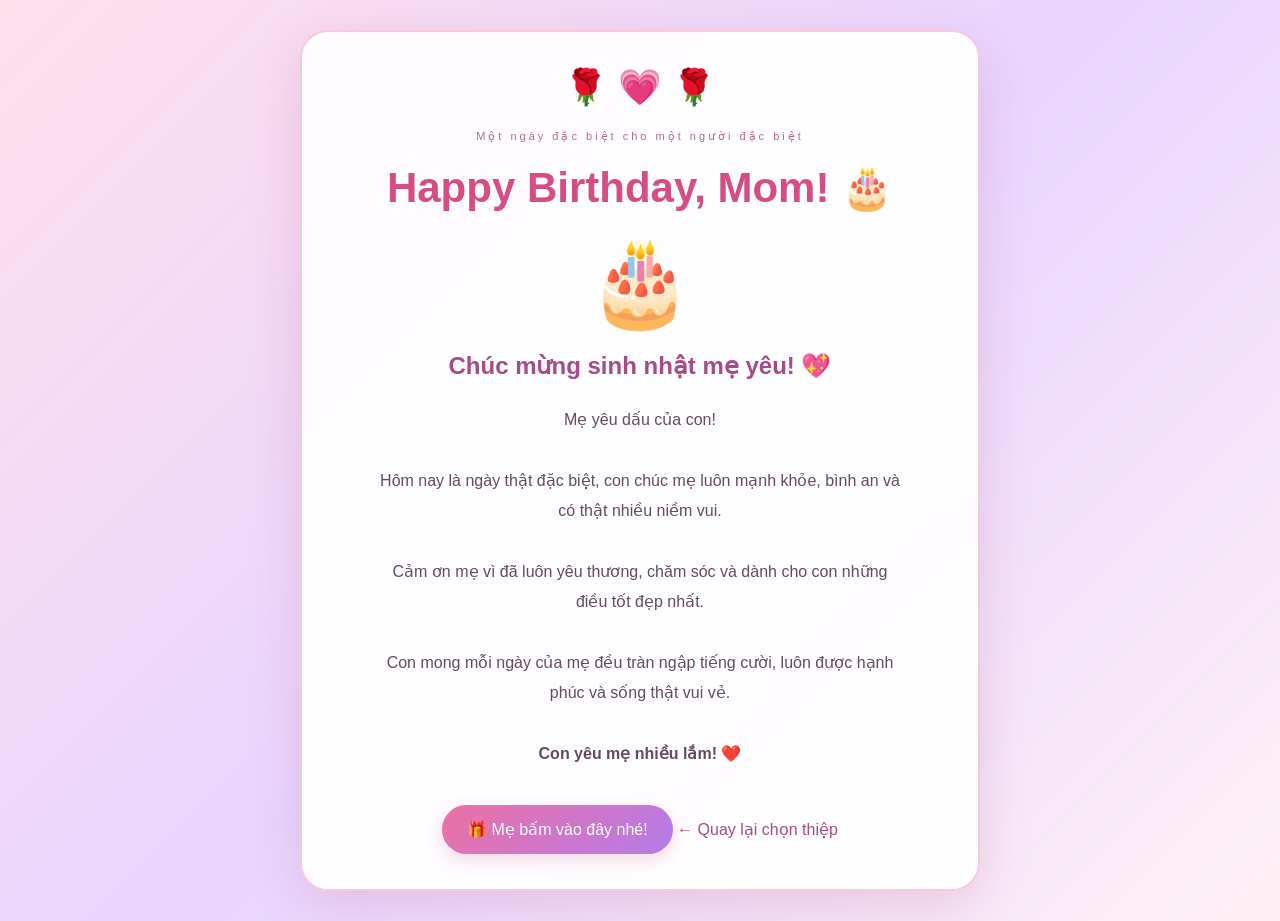
<file: birthday.html>
<!DOCTYPE html>
<html lang="vi">
<head>
    <meta charset="UTF-8">
    <meta name="viewport" content="width=device-width, initial-scale=1.0">
    <title>Happy Birthday, Mom!</title>
    <link rel="stylesheet" href="style.css">
</head>
<body class="birthday-page">

    <div id="flowers"></div>

    <main class="birthday-card">
        <div class="top-flower">🌹 💗 🌹</div>

        <p class="small-title">Một ngày đặc biệt cho một người đặc biệt</p>

        <h1>Happy Birthday, Mom! 🎂</h1>

        <div class="cake">🎂</div>

        <h2>Chúc mừng sinh nhật mẹ yêu! 💖</h2>

        <p class="wish">
            Mẹ yêu dấu của con!
            <br><br>
            Hôm nay là ngày thật đặc biệt,
            con chúc mẹ luôn mạnh khỏe,
            bình an và có thật nhiều niềm vui.
            <br><br>
            Cảm ơn mẹ vì đã luôn yêu thương,
            chăm sóc và dành cho con những điều tốt đẹp nhất.
            <br><br>
            Con mong mỗi ngày của mẹ đều tràn ngập tiếng cười,
            luôn được hạnh phúc và sống thật vui vẻ.
            <br><br>
            <strong>Con yêu mẹ nhiều lắm! ❤️</strong>
        </p>

        <button id="giftButton" onclick="openGift()">
            🎁 Mẹ bấm vào đây nhé!
        </button>

        <div id="giftMessage" class="hidden">
            <div class="big-heart">💖</div>
            <h2>Món quà dành tặng mẹ!</h2>
            <p>
                Món quà quý giá nhất của con
                là được nhìn thấy mẹ luôn khỏe mạnh,
                vui vẻ và hạnh phúc.
            </p>
            <p class="signature">Con yêu mẹ mãi mãi 🌹</p>
        </div>

        <a class="back-button" href="index.html">
            ← Quay lại chọn thiệp
        </a>
    </main>

    <script src="script.js"></script>
</body>
</html>
</file>
<file: style.css>
* {
    box-sizing: border-box;
}

body {
    margin: 0;
    font-family: "Segoe UI", Arial, sans-serif;
}

.home-page {
    min-height: 100vh;
    display: flex;
    justify-content: center;
    align-items: center;
    padding: 25px;
    background: linear-gradient(135deg, #ffe4ec, #f0ddff, #fff0f5);
}

.menu-card {
    width: 100%;
    max-width: 520px;
    padding: 40px 28px;
    text-align: center;
    background: rgba(255, 255, 255, 0.9);
    border-radius: 28px;
    box-shadow: 0 15px 45px rgba(180, 80, 130, 0.18);
}

.flower {
    font-size: 36px;
    margin-bottom: 12px;
}

.menu-card h1 {
    color: #d64d86;
    font-size: 36px;
    margin: 10px 0;
}

.subtitle {
    color: #775b70;
    font-size: 17px;
}

.question {
    margin: 28px 0 18px;
    color: #8e4774;
}

.choice-button {
    display: block;
    text-decoration: none;
    padding: 18px;
    margin: 15px 0;
    border-radius: 17px;
    font-size: 18px;
    font-weight: bold;
    transition: transform 0.25s, box-shadow 0.25s;
}

.choice-button span {
    display: block;
    font-size: 13px;
    font-weight: normal;
    margin-top: 8px;
}

.choice-button:hover {
    transform: translateY(-4px);
    box-shadow: 0 8px 20px rgba(100, 50, 100, 0.15);
}

.october {
    color: #a22b64;
    background: #ffe1ec;
}

.birthday {
    color: #743f9c;
    background: #eee0ff;
}

.footer {
    margin-top: 28px;
    color: #d64d86;
    font-style: italic;
}

@media (max-width: 480px) {
    .menu-card {
        padding: 30px 18px;
    }

    .menu-card h1 {
        font-size: 29px;
    }

    .choice-button {
        font-size: 16px;
    }
}


/* Giao dien thiep sinh nhat */
.birthday-page {
    min-height: 100vh;
    padding: 30px 16px;
    display: flex;
    justify-content: center;
    align-items: center;
    position: relative;
    overflow-x: hidden;
    background: linear-gradient(135deg, #ffe0eb, #e9d5ff, #fff1f5);
}

.birthday-card {
    width: 100%;
    max-width: 680px;
    padding: 35px 28px;
    text-align: center;
    position: relative;
    z-index: 1;
    background: rgba(255, 255, 255, 0.94);
    border: 2px solid #f8c8dd;
    border-radius: 28px;
    box-shadow: 0 15px 50px rgba(180, 80, 130, 0.2);
}

.top-flower {
    font-size: 35px;
}

.small-title {
    color: #b36a92;
    font-size: 11px;
    letter-spacing: 3px;
    margin-top: 22px;
}

.birthday-card h1 {
    color: #d64d86;
    font-size: clamp(28px, 5vw, 42px);
    margin: 20px 0;
}

.cake {
    font-size: 85px;
    animation: bounce 2s infinite ease-in-out;
}

.birthday-card h2 {
    color: #a54b87;
}

.wish {
    color: #624b5c;
    font-size: 16px;
    line-height: 1.9;
    margin: 25px auto;
    max-width: 520px;
}

#giftButton {
    padding: 15px 25px;
    border: none;
    border-radius: 30px;
    color: white;
    background: linear-gradient(135deg, #ec70a4, #b47bea);
    font-size: 16px;
    cursor: pointer;
    box-shadow: 0 6px 18px #d88bb455;
    transition: transform 0.2s;
}

#giftButton:hover {
    transform: scale(1.05);
}

.hidden {
    display: none;
}

#giftMessage {
    margin-top: 28px;
    padding: 20px;
    background: #fff0f6;
    border-radius: 20px;
    color: #8c4774;
    animation: appear 0.8s ease;
}

.big-heart {
    font-size: 65px;
    animation: heartbeat 1.2s infinite;
}

.signature {
    font-weight: bold;
    color: #d64d86;
    font-size: 19px;
}

.back-button {
    display: inline-block;
    margin-top: 25px;
    color: #a34c83;
    text-decoration: none;
}

.back-button:hover {
    text-decoration: underline;
}

/* Hoa va trai tim bay */
#flowers {
    position: fixed;
    inset: 0;
    overflow: hidden;
    pointer-events: none;
    z-index: 0;
}

.floating-flower {
    position: absolute;
    top: -50px;
    animation: fall linear forwards;
    opacity: 0.85;
}

@keyframes fall {
    to {
        transform: translateY(110vh) rotate(360deg);
        opacity: 0.2;
    }
}

@keyframes bounce {
    0%, 100% { transform: translateY(0); }
    50% { transform: translateY(-10px); }
}

@keyframes heartbeat {
    0%, 100% { transform: scale(1); }
    50% { transform: scale(1.15); }
}

@keyframes appear {
    from {
        opacity: 0;
        transform: translateY(15px);
    }
    to {
        opacity: 1;
        transform: translateY(0);
    }
}
</file>
